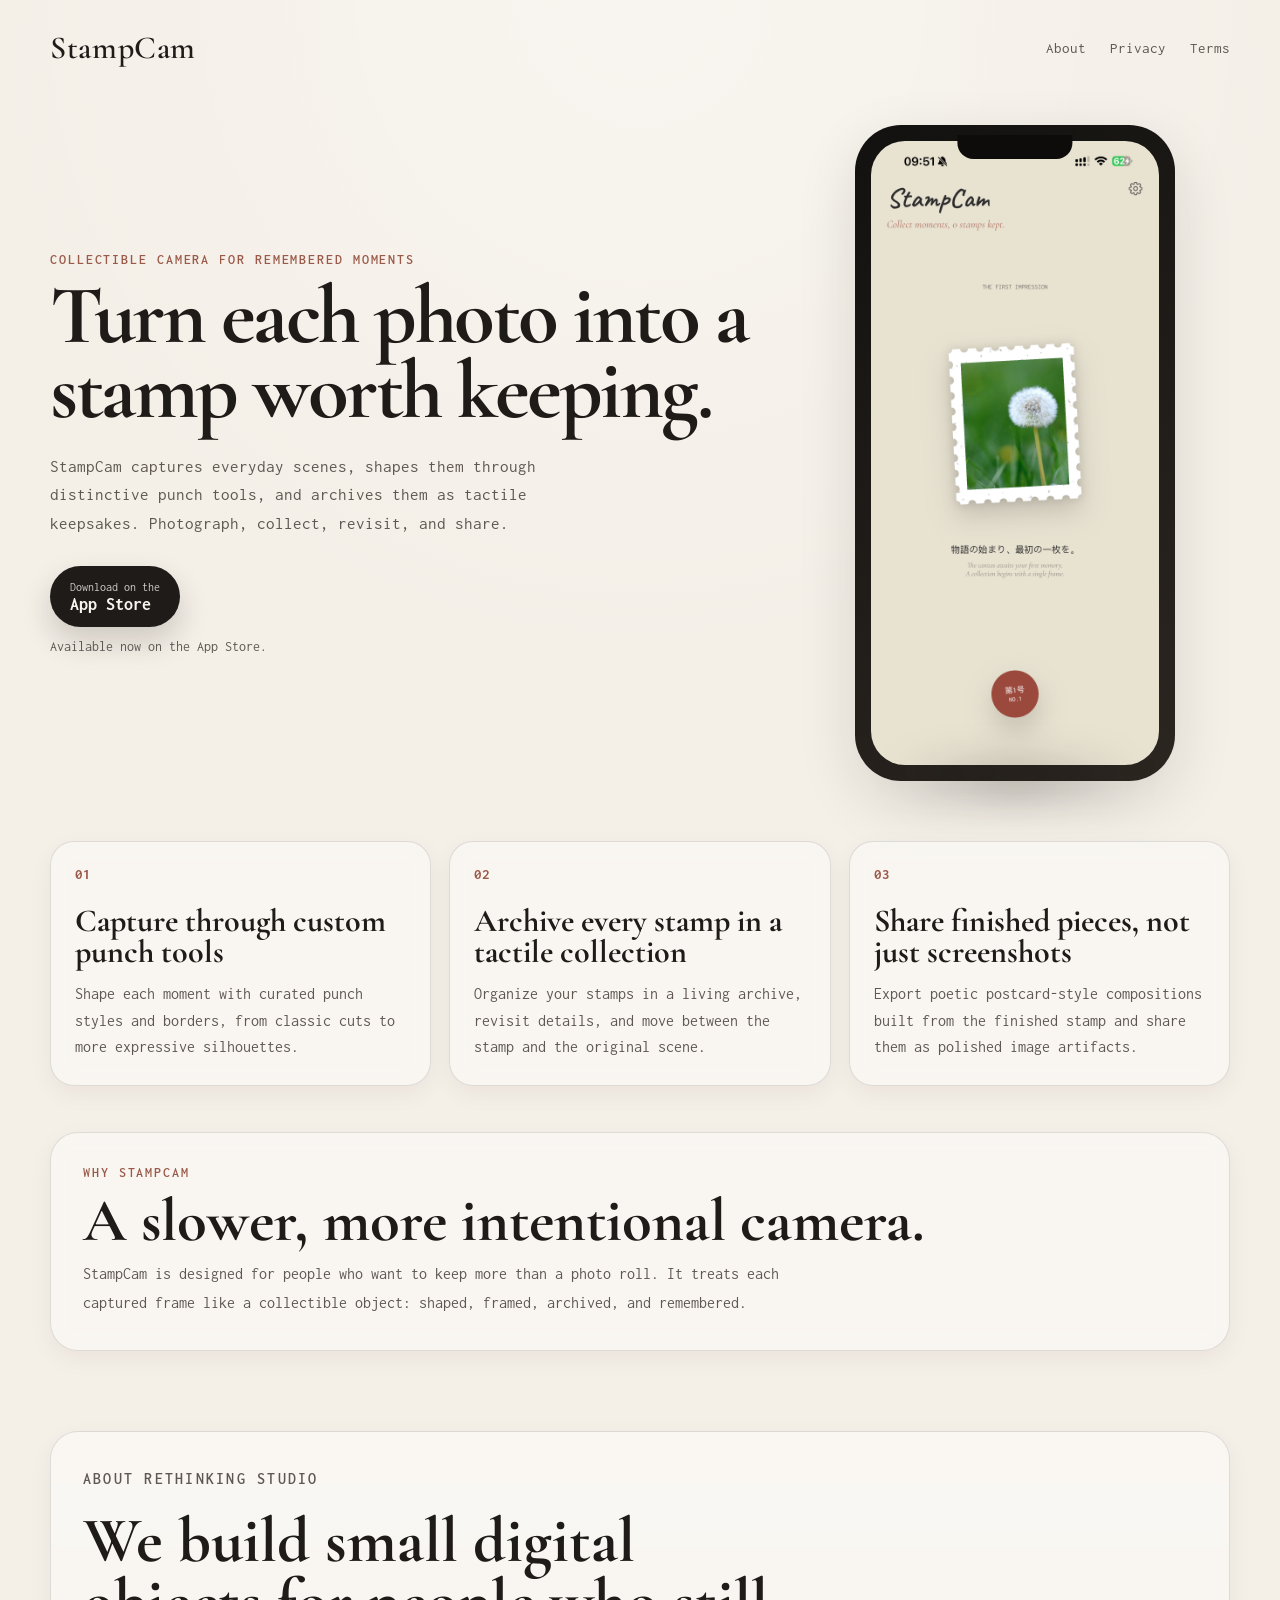
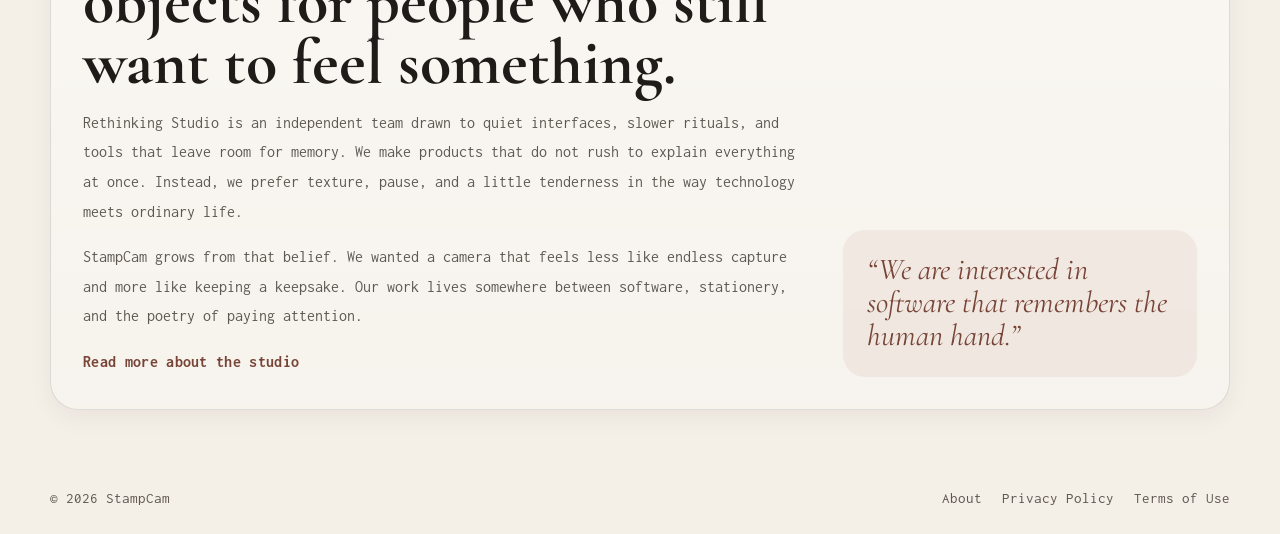
<file: index.html>
<!DOCTYPE html>
<html lang="en">
<head>
  <meta charset="UTF-8">
  <meta name="viewport" content="width=device-width, initial-scale=1.0">
  <title>StampCam</title>
  <meta
    name="description"
    content="StampCam turns everyday photos into collectible stamps you can archive, revisit, and share."
  >
  <link rel="preconnect" href="https://fonts.googleapis.com">
  <link rel="preconnect" href="https://fonts.gstatic.com" crossorigin>
  <link href="https://fonts.googleapis.com/css2?family=Cormorant+Garamond:wght@400;500;600;700&family=Inconsolata:wght@400;500;600;700&display=swap" rel="stylesheet">
  <link rel="stylesheet" href="./styles.css">
</head>
<body>
  <div class="site-shell">
    <header class="topbar">
      <a class="brand" href="./index.html">StampCam</a>
      <nav class="topnav">
        <a href="./about.html">About</a>
        <a href="./privacy.html">Privacy</a>
        <a href="./terms.html">Terms</a>
      </nav>
    </header>

    <main>
      <section class="hero">
        <div class="hero-copy">
          <p class="eyebrow">Collectible camera for remembered moments</p>
          <h1>Turn each photo into a stamp worth keeping.</h1>
          <p class="hero-text">
            StampCam captures everyday scenes, shapes them through distinctive punch tools,
            and archives them as tactile keepsakes. Photograph, collect, revisit, and share.
          </p>
          <div class="hero-actions">
            <a class="appstore-button" href="https://apps.apple.com/app/id6761446283" target="_blank" rel="noreferrer">
              <span class="appstore-label">Download on the</span>
              <span class="appstore-title">App Store</span>
            </a>
            <p class="hero-note">Available now on the App Store.</p>
          </div>
        </div>

        <div class="hero-device">
          <div class="device-frame">
            <div class="device-notch"></div>
            <img src="./assets/hero-screen.png" alt="StampCam app preview">
          </div>
          <div class="device-shadow"></div>
        </div>
      </section>

      <section class="feature-grid">
        <article class="feature-card">
          <p class="feature-number">01</p>
          <h2>Capture through custom punch tools</h2>
          <p>
            Shape each moment with curated punch styles and borders, from classic cuts
            to more expressive silhouettes.
          </p>
        </article>

        <article class="feature-card">
          <p class="feature-number">02</p>
          <h2>Archive every stamp in a tactile collection</h2>
          <p>
            Organize your stamps in a living archive, revisit details, and move between
            the stamp and the original scene.
          </p>
        </article>

        <article class="feature-card">
          <p class="feature-number">03</p>
          <h2>Share finished pieces, not just screenshots</h2>
          <p>
            Export poetic postcard-style compositions built from the finished stamp and
            share them as polished image artifacts.
          </p>
        </article>
      </section>

      <section class="story-section">
        <div class="story-card">
          <p class="eyebrow">Why StampCam</p>
          <h2>A slower, more intentional camera.</h2>
          <p>
            StampCam is designed for people who want to keep more than a photo roll.
            It treats each captured frame like a collectible object: shaped, framed,
            archived, and remembered.
          </p>
        </div>
      </section>

      <section class="about-section" id="about">
        <div class="about-card">
          <div class="about-copy">
            <p class="eyebrow">About Rethinking Studio</p>
            <h2>We build small digital objects for people who still want to feel something.</h2>
            <p>
              Rethinking Studio is an independent team drawn to quiet interfaces, slower rituals,
              and tools that leave room for memory. We make products that do not rush to explain
              everything at once. Instead, we prefer texture, pause, and a little tenderness in the way
              technology meets ordinary life.
            </p>
            <p>
              StampCam grows from that belief. We wanted a camera that feels less like endless capture
              and more like keeping a keepsake. Our work lives somewhere between software, stationery,
              and the poetry of paying attention.
            </p>
            <p class="about-link-row">
              <a class="text-link" href="./about.html">Read more about the studio</a>
            </p>
          </div>
          <div class="about-aside">
            <p class="about-quote">
              “We are interested in software that remembers the human hand.”
            </p>
          </div>
        </div>
      </section>
    </main>

    <footer class="footer">
      <p>© 2026 StampCam</p>
      <div class="footer-links">
        <a href="./about.html">About</a>
        <a href="./privacy.html">Privacy Policy</a>
        <a href="./terms.html">Terms of Use</a>
      </div>
    </footer>
  </div>
</body>
</html>
</file>
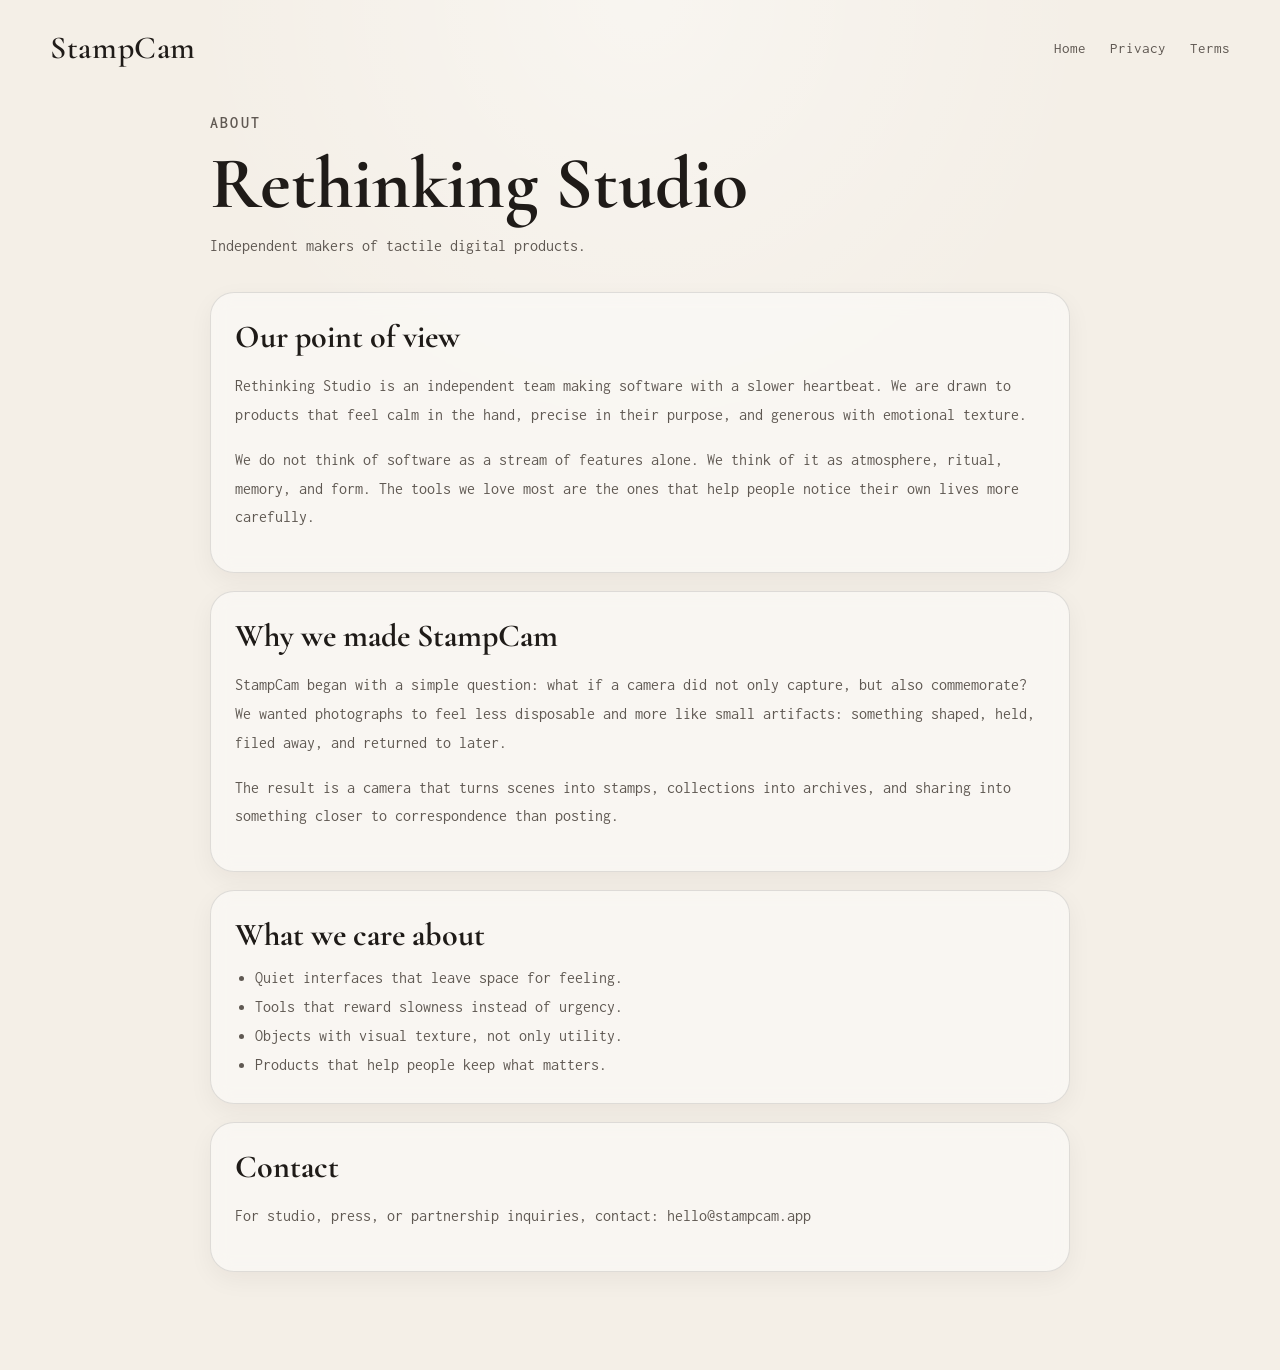
<file: about.html>
<!DOCTYPE html>
<html lang="en">
<head>
  <meta charset="UTF-8">
  <meta name="viewport" content="width=device-width, initial-scale=1.0">
  <title>About Rethinking Studio</title>
  <meta name="description" content="About Rethinking Studio, the independent team behind StampCam.">
  <link rel="preconnect" href="https://fonts.googleapis.com">
  <link rel="preconnect" href="https://fonts.gstatic.com" crossorigin>
  <link href="https://fonts.googleapis.com/css2?family=Cormorant+Garamond:wght@400;500;600;700&family=Inconsolata:wght@400;500;600;700&display=swap" rel="stylesheet">
  <link rel="stylesheet" href="./styles.css">
</head>
<body>
  <div class="policy-shell">
    <header class="topbar policy-topbar">
      <a class="brand" href="./index.html">StampCam</a>
      <nav class="topnav">
        <a href="./index.html">Home</a>
        <a href="./privacy.html">Privacy</a>
        <a href="./terms.html">Terms</a>
      </nav>
    </header>

    <main class="policy-content">
      <p class="eyebrow">About</p>
      <h1>Rethinking Studio</h1>
      <p class="policy-updated">Independent makers of tactile digital products.</p>

      <section>
        <h2>Our point of view</h2>
        <p>
          Rethinking Studio is an independent team making software with a slower heartbeat.
          We are drawn to products that feel calm in the hand, precise in their purpose,
          and generous with emotional texture.
        </p>
        <p>
          We do not think of software as a stream of features alone. We think of it as atmosphere,
          ritual, memory, and form. The tools we love most are the ones that help people notice
          their own lives more carefully.
        </p>
      </section>

      <section>
        <h2>Why we made StampCam</h2>
        <p>
          StampCam began with a simple question: what if a camera did not only capture,
          but also commemorate? We wanted photographs to feel less disposable and more like
          small artifacts: something shaped, held, filed away, and returned to later.
        </p>
        <p>
          The result is a camera that turns scenes into stamps, collections into archives,
          and sharing into something closer to correspondence than posting.
        </p>
      </section>

      <section>
        <h2>What we care about</h2>
        <ul>
          <li>Quiet interfaces that leave space for feeling.</li>
          <li>Tools that reward slowness instead of urgency.</li>
          <li>Objects with visual texture, not only utility.</li>
          <li>Products that help people keep what matters.</li>
        </ul>
      </section>

      <section>
        <h2>Contact</h2>
        <p>
          For studio, press, or partnership inquiries, contact:
          <a href="mailto:hello@stampcam.app">hello@stampcam.app</a>
        </p>
      </section>
    </main>
  </div>
</body>
</html>
</file>
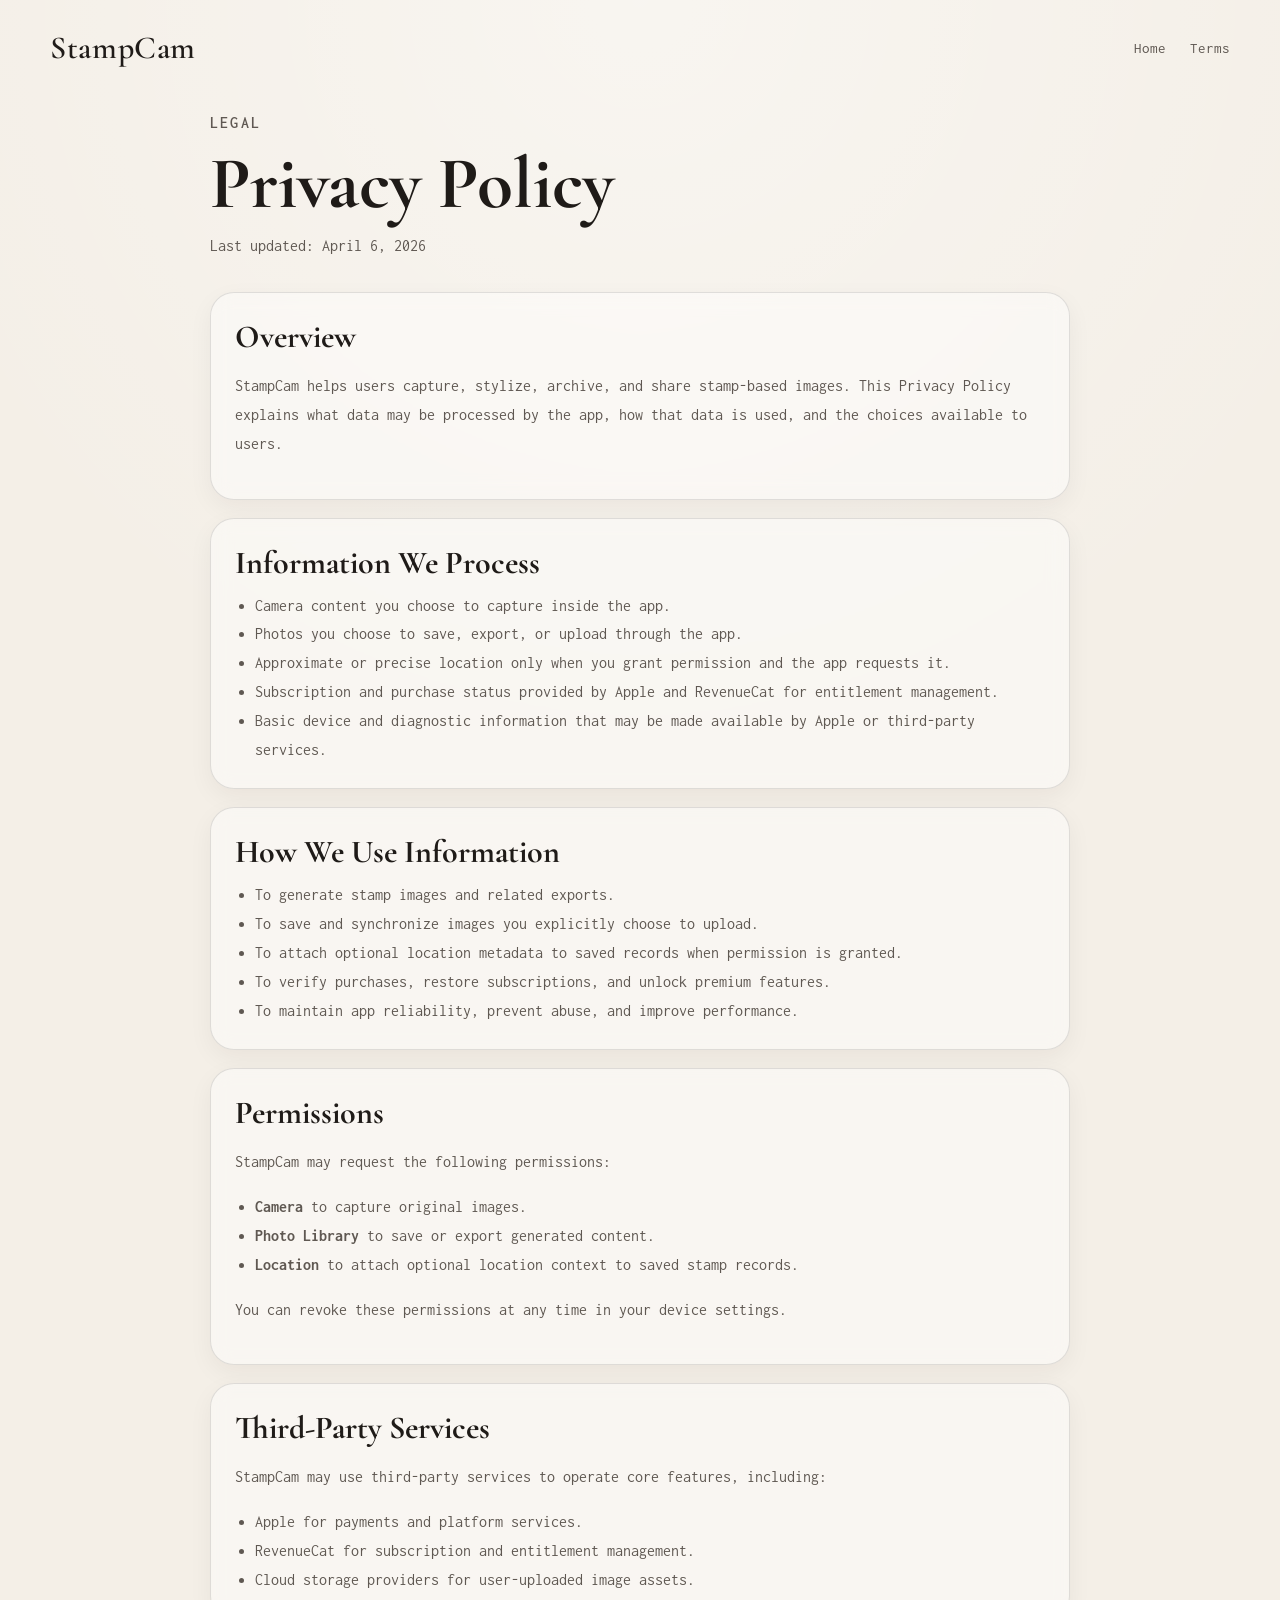
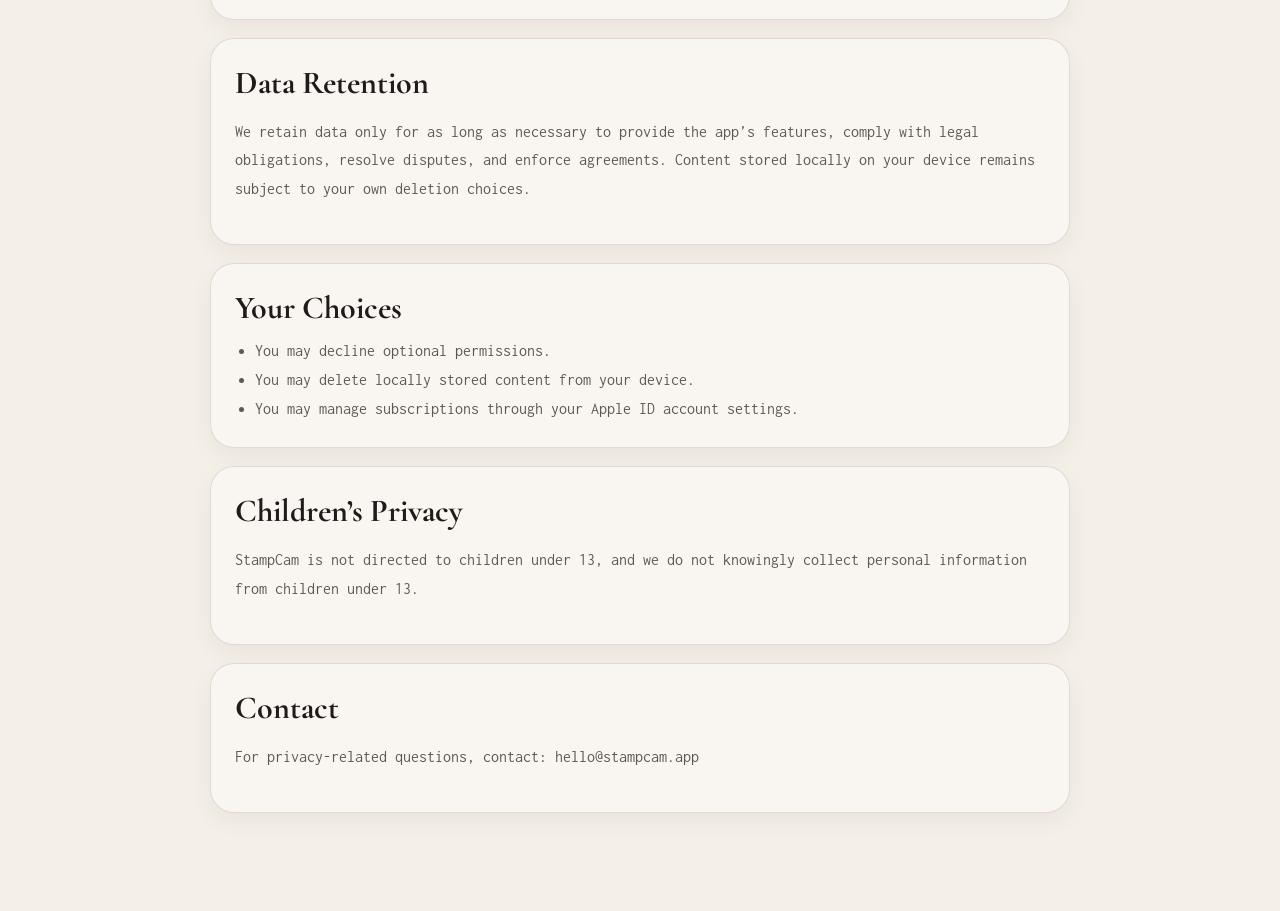
<file: privacy.html>
<!DOCTYPE html>
<html lang="en">
<head>
  <meta charset="UTF-8">
  <meta name="viewport" content="width=device-width, initial-scale=1.0">
  <title>StampCam Privacy Policy</title>
  <meta name="description" content="Privacy Policy for StampCam.">
  <link rel="preconnect" href="https://fonts.googleapis.com">
  <link rel="preconnect" href="https://fonts.gstatic.com" crossorigin>
  <link href="https://fonts.googleapis.com/css2?family=Cormorant+Garamond:wght@400;500;600;700&family=Inconsolata:wght@400;500;600;700&display=swap" rel="stylesheet">
  <link rel="stylesheet" href="./styles.css">
</head>
<body>
  <div class="policy-shell">
    <header class="topbar policy-topbar">
      <a class="brand" href="./index.html">StampCam</a>
      <nav class="topnav">
        <a href="./index.html">Home</a>
        <a href="./terms.html">Terms</a>
      </nav>
    </header>

    <main class="policy-content">
      <p class="eyebrow">Legal</p>
      <h1>Privacy Policy</h1>
      <p class="policy-updated">Last updated: April 6, 2026</p>

      <section>
        <h2>Overview</h2>
        <p>
          StampCam helps users capture, stylize, archive, and share stamp-based images.
          This Privacy Policy explains what data may be processed by the app, how that data is used,
          and the choices available to users.
        </p>
      </section>

      <section>
        <h2>Information We Process</h2>
        <ul>
          <li>Camera content you choose to capture inside the app.</li>
          <li>Photos you choose to save, export, or upload through the app.</li>
          <li>Approximate or precise location only when you grant permission and the app requests it.</li>
          <li>Subscription and purchase status provided by Apple and RevenueCat for entitlement management.</li>
          <li>Basic device and diagnostic information that may be made available by Apple or third-party services.</li>
        </ul>
      </section>

      <section>
        <h2>How We Use Information</h2>
        <ul>
          <li>To generate stamp images and related exports.</li>
          <li>To save and synchronize images you explicitly choose to upload.</li>
          <li>To attach optional location metadata to saved records when permission is granted.</li>
          <li>To verify purchases, restore subscriptions, and unlock premium features.</li>
          <li>To maintain app reliability, prevent abuse, and improve performance.</li>
        </ul>
      </section>

      <section>
        <h2>Permissions</h2>
        <p>StampCam may request the following permissions:</p>
        <ul>
          <li><strong>Camera</strong> to capture original images.</li>
          <li><strong>Photo Library</strong> to save or export generated content.</li>
          <li><strong>Location</strong> to attach optional location context to saved stamp records.</li>
        </ul>
        <p>
          You can revoke these permissions at any time in your device settings.
        </p>
      </section>

      <section>
        <h2>Third-Party Services</h2>
        <p>StampCam may use third-party services to operate core features, including:</p>
        <ul>
          <li>Apple for payments and platform services.</li>
          <li>RevenueCat for subscription and entitlement management.</li>
          <li>Cloud storage providers for user-uploaded image assets.</li>
        </ul>
      </section>

      <section>
        <h2>Data Retention</h2>
        <p>
          We retain data only for as long as necessary to provide the app’s features,
          comply with legal obligations, resolve disputes, and enforce agreements.
          Content stored locally on your device remains subject to your own deletion choices.
        </p>
      </section>

      <section>
        <h2>Your Choices</h2>
        <ul>
          <li>You may decline optional permissions.</li>
          <li>You may delete locally stored content from your device.</li>
          <li>You may manage subscriptions through your Apple ID account settings.</li>
        </ul>
      </section>

      <section>
        <h2>Children’s Privacy</h2>
        <p>
          StampCam is not directed to children under 13, and we do not knowingly collect personal information from children under 13.
        </p>
      </section>

      <section>
        <h2>Contact</h2>
        <p>
          For privacy-related questions, contact:
          <a href="mailto:hello@stampcam.app">hello@stampcam.app</a>
        </p>
      </section>
    </main>
  </div>
</body>
</html>
</file>
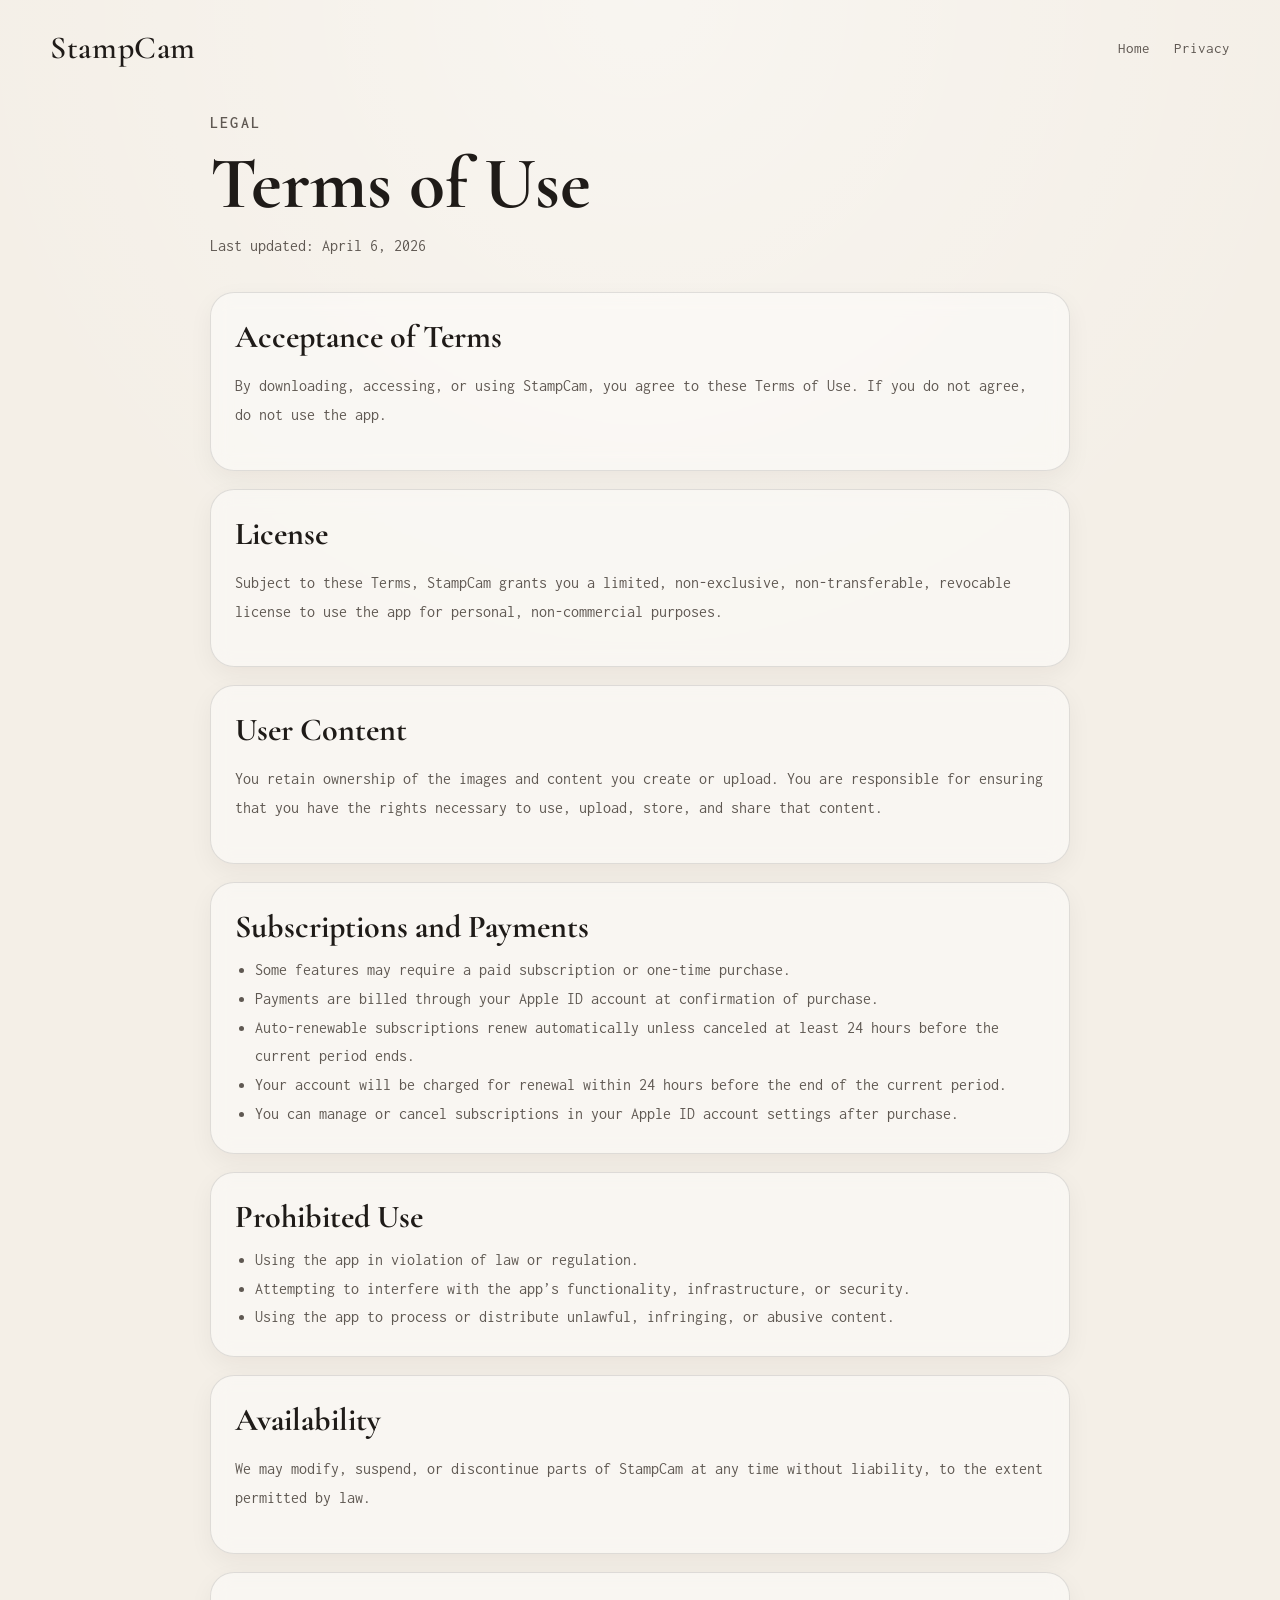
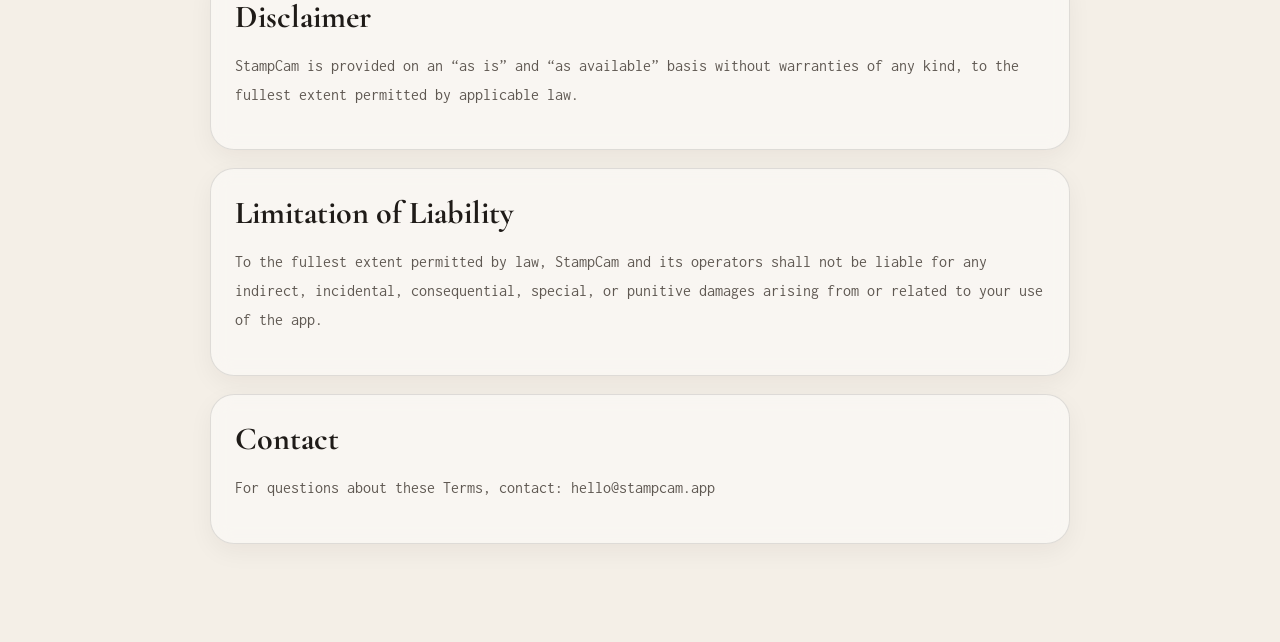
<file: terms.html>
<!DOCTYPE html>
<html lang="en">
<head>
  <meta charset="UTF-8">
  <meta name="viewport" content="width=device-width, initial-scale=1.0">
  <title>StampCam Terms of Use</title>
  <meta name="description" content="Terms of Use for StampCam.">
  <link rel="preconnect" href="https://fonts.googleapis.com">
  <link rel="preconnect" href="https://fonts.gstatic.com" crossorigin>
  <link href="https://fonts.googleapis.com/css2?family=Cormorant+Garamond:wght@400;500;600;700&family=Inconsolata:wght@400;500;600;700&display=swap" rel="stylesheet">
  <link rel="stylesheet" href="./styles.css">
</head>
<body>
  <div class="policy-shell">
    <header class="topbar policy-topbar">
      <a class="brand" href="./index.html">StampCam</a>
      <nav class="topnav">
        <a href="./index.html">Home</a>
        <a href="./privacy.html">Privacy</a>
      </nav>
    </header>

    <main class="policy-content">
      <p class="eyebrow">Legal</p>
      <h1>Terms of Use</h1>
      <p class="policy-updated">Last updated: April 6, 2026</p>

      <section>
        <h2>Acceptance of Terms</h2>
        <p>
          By downloading, accessing, or using StampCam, you agree to these Terms of Use.
          If you do not agree, do not use the app.
        </p>
      </section>

      <section>
        <h2>License</h2>
        <p>
          Subject to these Terms, StampCam grants you a limited, non-exclusive,
          non-transferable, revocable license to use the app for personal, non-commercial purposes.
        </p>
      </section>

      <section>
        <h2>User Content</h2>
        <p>
          You retain ownership of the images and content you create or upload.
          You are responsible for ensuring that you have the rights necessary to use, upload,
          store, and share that content.
        </p>
      </section>

      <section>
        <h2>Subscriptions and Payments</h2>
        <ul>
          <li>Some features may require a paid subscription or one-time purchase.</li>
          <li>Payments are billed through your Apple ID account at confirmation of purchase.</li>
          <li>Auto-renewable subscriptions renew automatically unless canceled at least 24 hours before the current period ends.</li>
          <li>Your account will be charged for renewal within 24 hours before the end of the current period.</li>
          <li>You can manage or cancel subscriptions in your Apple ID account settings after purchase.</li>
        </ul>
      </section>

      <section>
        <h2>Prohibited Use</h2>
        <ul>
          <li>Using the app in violation of law or regulation.</li>
          <li>Attempting to interfere with the app’s functionality, infrastructure, or security.</li>
          <li>Using the app to process or distribute unlawful, infringing, or abusive content.</li>
        </ul>
      </section>

      <section>
        <h2>Availability</h2>
        <p>
          We may modify, suspend, or discontinue parts of StampCam at any time without liability,
          to the extent permitted by law.
        </p>
      </section>

      <section>
        <h2>Disclaimer</h2>
        <p>
          StampCam is provided on an “as is” and “as available” basis without warranties of any kind,
          to the fullest extent permitted by applicable law.
        </p>
      </section>

      <section>
        <h2>Limitation of Liability</h2>
        <p>
          To the fullest extent permitted by law, StampCam and its operators shall not be liable for any indirect,
          incidental, consequential, special, or punitive damages arising from or related to your use of the app.
        </p>
      </section>

      <section>
        <h2>Contact</h2>
        <p>
          For questions about these Terms, contact:
          <a href="mailto:hello@stampcam.app">hello@stampcam.app</a>
        </p>
      </section>
    </main>
  </div>
</body>
</html>
</file>
<file: styles.css>
:root {
  --paper: #f4efe7;
  --paper-deep: #e8dfd0;
  --ink: #1f1b18;
  --ink-soft: #5f5852;
  --rust: #9b5a49;
  --rust-dark: #784437;
  --line: rgba(31, 27, 24, 0.12);
  --shadow: 0 20px 60px rgba(28, 23, 19, 0.12);
  --content-width: 1180px;
}

* {
  box-sizing: border-box;
}

html {
  scroll-behavior: smooth;
}

body {
  margin: 0;
  min-height: 100vh;
  background:
    radial-gradient(circle at top, rgba(255,255,255,0.4), transparent 30%),
    var(--paper);
  color: var(--ink);
  font-family: "Inconsolata", monospace;
}

a {
  color: inherit;
  text-decoration: none;
}

img {
  max-width: 100%;
  display: block;
}

.site-shell,
.policy-shell {
  min-height: 100vh;
}

.topbar {
  width: min(calc(100% - 40px), var(--content-width));
  margin: 0 auto;
  padding: 28px 0 10px;
  display: flex;
  align-items: center;
  justify-content: space-between;
}

.brand {
  font-family: "Cormorant Garamond", serif;
  font-size: 2rem;
  font-weight: 600;
  letter-spacing: 0.02em;
}

.topnav {
  display: flex;
  align-items: center;
  gap: 24px;
  font-size: 0.95rem;
  color: var(--ink-soft);
}

.hero {
  width: min(calc(100% - 40px), var(--content-width));
  margin: 0 auto;
  padding: 48px 0 60px;
  display: grid;
  grid-template-columns: minmax(0, 1fr) minmax(320px, 430px);
  gap: 48px;
  align-items: center;
}

.hero-copy h1,
.policy-content h1,
.story-card h2,
.feature-card h2 {
  font-family: "Cormorant Garamond", serif;
}

.eyebrow {
  margin: 0 0 12px;
  font-size: 0.85rem;
  font-weight: 600;
  letter-spacing: 0.14em;
  text-transform: uppercase;
  color: var(--rust);
}

.hero-copy h1 {
  margin: 0;
  font-size: clamp(3rem, 7vw, 5.2rem);
  line-height: 0.9;
  letter-spacing: -0.03em;
}

.hero-text {
  max-width: 540px;
  margin: 24px 0 0;
  font-size: 1.05rem;
  line-height: 1.7;
  color: var(--ink-soft);
}

.hero-actions {
  margin-top: 28px;
}

.appstore-button {
  display: inline-flex;
  flex-direction: column;
  gap: 2px;
  padding: 14px 20px;
  border-radius: 999px;
  background: var(--ink);
  color: #f8f5ef;
  box-shadow: 0 14px 30px rgba(31, 27, 24, 0.18);
}

.appstore-label {
  font-size: 0.78rem;
  opacity: 0.82;
}

.appstore-title {
  font-size: 1.1rem;
  font-weight: 700;
}

.hero-note {
  margin: 12px 0 0;
  font-size: 0.85rem;
  color: var(--ink-soft);
}

.hero-device {
  position: relative;
  display: flex;
  justify-content: center;
}

.device-frame {
  position: relative;
  width: 320px;
  padding: 16px;
  border-radius: 46px;
  background: linear-gradient(145deg, #12110f, #2c2621);
  box-shadow: var(--shadow);
}

.device-frame img {
  aspect-ratio: 1290 / 2796;
  width: 100%;
  border-radius: 34px;
  object-fit: cover;
}

.device-notch {
  position: absolute;
  top: 10px;
  left: 50%;
  transform: translateX(-50%);
  width: 36%;
  height: 24px;
  background: #0d0c0b;
  border-bottom-left-radius: 16px;
  border-bottom-right-radius: 16px;
  z-index: 2;
}

.device-shadow {
  position: absolute;
  inset: auto 10% -18px;
  height: 40px;
  background: radial-gradient(circle, rgba(23, 20, 18, 0.22), transparent 70%);
  filter: blur(18px);
}

.feature-grid,
.story-section,
.footer {
  width: min(calc(100% - 40px), var(--content-width));
  margin: 0 auto;
}

.feature-grid {
  padding: 0 0 36px;
  display: grid;
  grid-template-columns: repeat(3, minmax(0, 1fr));
  gap: 18px;
}

.feature-card,
.story-card,
.policy-content section {
  border: 1px solid var(--line);
  background: rgba(255,255,255,0.45);
  backdrop-filter: blur(10px);
  box-shadow: 0 8px 24px rgba(32, 28, 24, 0.05);
}

.feature-card {
  min-height: 240px;
  padding: 24px;
  border-radius: 24px;
}

.feature-number {
  margin: 0 0 24px;
  font-size: 0.95rem;
  font-weight: 700;
  color: var(--rust);
}

.feature-card h2 {
  margin: 0 0 14px;
  font-size: 2rem;
  line-height: 0.95;
}

.feature-card p:last-child {
  margin: 0;
  color: var(--ink-soft);
  line-height: 1.7;
  font-size: 0.98rem;
}

.story-section {
  padding: 10px 0 80px;
}

.story-card {
  padding: 32px;
  border-radius: 28px;
}

.story-card h2 {
  margin: 0 0 10px;
  font-size: clamp(2.2rem, 5vw, 3.8rem);
  line-height: 0.96;
}

.story-card p:last-child {
  margin: 0;
  max-width: 720px;
  color: var(--ink-soft);
  font-size: 1rem;
  line-height: 1.8;
}

.about-section {
  width: min(calc(100% - 40px), var(--content-width));
  margin: 0 auto;
  padding: 0 0 80px;
}

.about-card {
  display: grid;
  grid-template-columns: minmax(0, 1.35fr) minmax(240px, 0.65fr);
  gap: 24px;
  padding: 32px;
  border: 1px solid var(--line);
  border-radius: 28px;
  background: linear-gradient(180deg, rgba(255,255,255,0.52), rgba(255,255,255,0.28));
  box-shadow: 0 8px 24px rgba(32, 28, 24, 0.05);
}

.about-copy h2 {
  margin: 0 0 14px;
  font-family: "Cormorant Garamond", serif;
  font-size: clamp(2.4rem, 5vw, 4rem);
  line-height: 0.96;
}

.about-copy p {
  margin: 0 0 16px;
  color: var(--ink-soft);
  font-size: 1rem;
  line-height: 1.85;
}

.about-copy p:last-child {
  margin-bottom: 0;
}

.about-link-row {
  margin-top: 24px;
}

.text-link {
  color: var(--rust-dark);
  font-weight: 700;
  letter-spacing: 0.02em;
}

.about-aside {
  display: flex;
  align-items: flex-end;
  justify-content: flex-end;
}

.about-quote {
  margin: 0;
  padding: 24px;
  border-radius: 22px;
  background: rgba(155, 90, 73, 0.08);
  color: var(--rust-dark);
  font-family: "Cormorant Garamond", serif;
  font-size: 1.9rem;
  line-height: 1.08;
  font-style: italic;
}

.footer {
  padding: 0 0 28px;
  display: flex;
  align-items: center;
  justify-content: space-between;
  gap: 20px;
  color: var(--ink-soft);
  font-size: 0.92rem;
}

.footer p {
  margin: 0;
}

.footer-links {
  display: flex;
  gap: 20px;
}

.policy-topbar {
  padding-bottom: 18px;
}

.policy-content {
  width: min(calc(100% - 40px), 860px);
  margin: 0 auto;
  padding: 24px 0 80px;
}

.policy-content h1 {
  margin: 0;
  font-size: clamp(3rem, 7vw, 4.6rem);
  line-height: 0.92;
}

.policy-updated {
  margin: 14px 0 32px;
  color: var(--ink-soft);
  font-size: 0.95rem;
}

.policy-content section {
  margin-bottom: 18px;
  padding: 24px;
  border-radius: 24px;
}

.policy-content h2 {
  margin: 0 0 10px;
  font-family: "Cormorant Garamond", serif;
  font-size: 2rem;
}

.policy-content p,
.policy-content li {
  color: var(--ink-soft);
  font-size: 1rem;
  line-height: 1.8;
}

.policy-content ul {
  margin: 10px 0 0 20px;
  padding: 0;
}

@media (max-width: 960px) {
  .hero {
    grid-template-columns: 1fr;
    padding-top: 26px;
  }

  .hero-device {
    order: -1;
  }

  .feature-grid {
    grid-template-columns: 1fr;
  }

  .about-card {
    grid-template-columns: 1fr;
  }

  .about-aside {
    justify-content: flex-start;
  }
}

@media (max-width: 640px) {
  .topbar,
  .hero,
  .feature-grid,
  .story-section,
  .about-section,
  .footer,
  .policy-content {
    width: min(calc(100% - 28px), var(--content-width));
  }

  .topbar {
    padding-top: 20px;
    align-items: flex-start;
    flex-direction: column;
    gap: 12px;
  }

  .brand {
    font-size: 1.8rem;
  }

  .device-frame {
    width: min(100%, 320px);
  }

  .footer {
    flex-direction: column;
    align-items: flex-start;
  }
}
</file>
